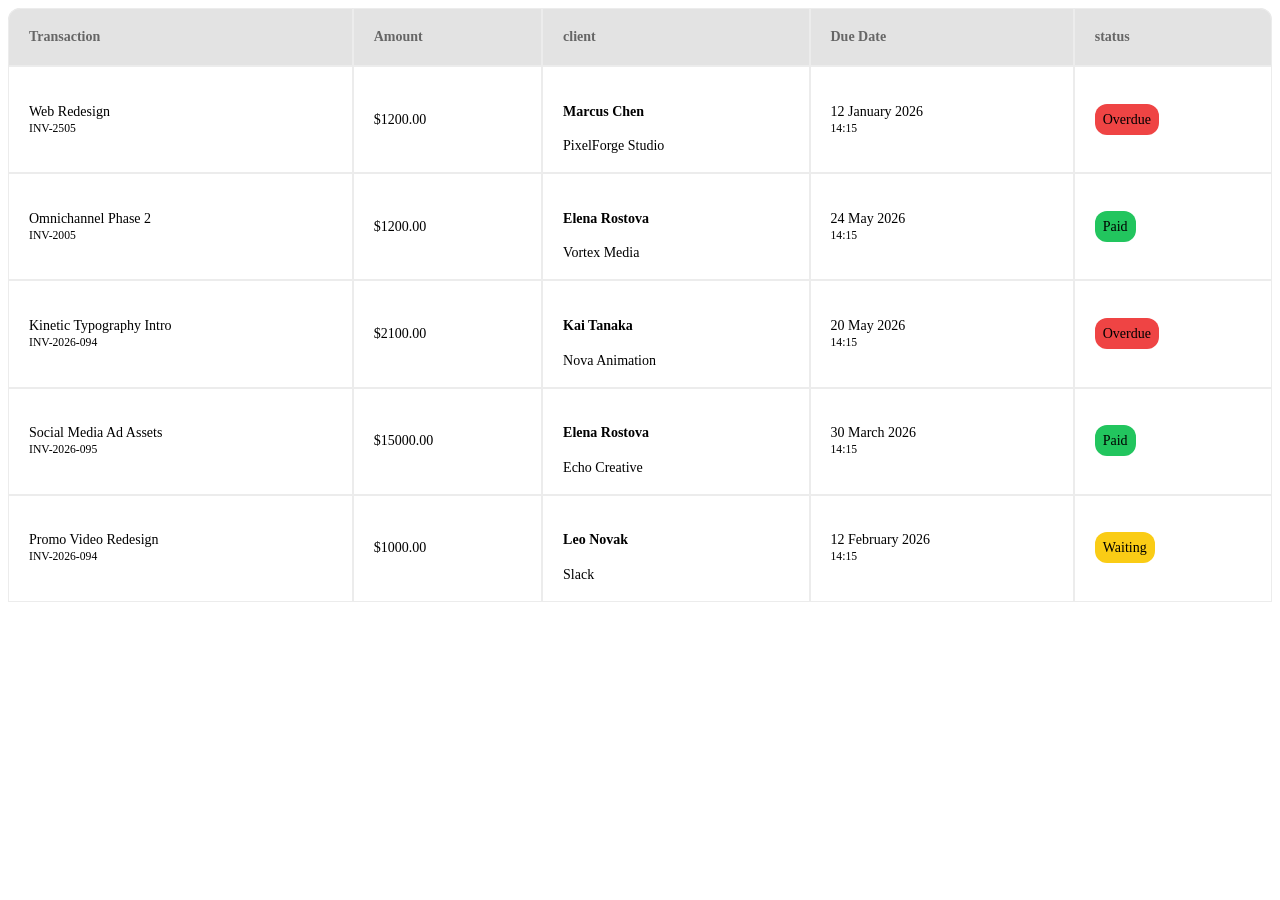
<file: index.html>
<!DOCTYPE html>
<html lang="en">
    <head>
        <meta charset="UTF-8">
        <title>Table practice</title>
        <style>
            table{
                width: 100%;
                border-collapse: separate;
                border-spacing: 0;
                overflow: hidden;
            }
            thead{
                background: #e3e3e3;
            }
            th{
                text-align: left;
                padding: 20px;
                color: #666;
                font-size: 14px;
                font-weight: 600;
                border: 1px solid #ececec;
            }
            td{
                padding: 18px 20px;
                font-size: 14px;
                border: 1px solid #ececec
            }
            thead tr th:first-child{
                border-top-left-radius: 12px;
            }
            thead tr th:last-child{
                border-top-right-radius: 12px;
            }
            .red-bar{background-color: #ef4444;}
            .green-bar{background-color: #22c55e;}
            .yellow-bar{background-color: #facc15;}
            .red-bar,
            .green-bar,
            .yellow-bar{
                padding: 8px;
                border-radius: 12px;
            }
        </style>
    </head>
    <body>
            <table>
                <thead>
                    <tr>
                        <th>Transaction</th>
                        <th>Amount</th>
                        <th>client</th>
                        <th>Due Date</th>
                        <th>status</th>
                    </tr>
                </thead>
                <tbody>
                    <tr>
                        <td>
                            <div>Web Redesign</div>
                            <small>INV-2505</small>
                        </td>
                        <td>$1200.00</td>
                        <td>
                            <h4>Marcus Chen</h4>
                            <span>PixelForge Studio</span>
                        </td>
                        <td>
                            <div>12 January 2026</div>
                            <small>14:15</small>
                        </td>
                        <td>
                            <span class="red-bar">Overdue</span>
                        </td>
                    </tr>
                    <tr>
                        <td>
                            <div>Omnichannel Phase 2</div>
                            <small>INV-2005</small>
                        </td>
                        <td>$1200.00</td>
                        <td>
                            <h4>Elena Rostova</h4>
                            <span>Vortex Media</span>
                        </td>
                        <td>
                            <div>24 May 2026</div>
                            <small>14:15</small>
                        </td>
                        <td>
                            <span class="green-bar">Paid</span>
                        </td>
                    </tr>
                    <tr>
                        <td>
                            <div>Kinetic Typography Intro</div>
                            <small>INV-2026-094</small>
                        </td>
                        <td>$2100.00</td>
                        <td>
                            <h4>Kai Tanaka</h4>
                            <span>Nova Animation</span>
                        </td>
                        <td>
                            <div>20 May 2026</div>
                            <small>14:15</small>
                        </td>
                        <td>
                            <span class="red-bar">Overdue</span>
                        </td>
                    </tr>
                    <tr>
                        <td>
                         <div>Social Media Ad Assets</div>
                         <small>INV-2026-095</small>
                        </td>
                        <td>$15000.00</td>
                        <td>
                            <h4>Elena Rostova</h4>
                            <span>Echo Creative</span>
                        </td>
                        <td>
                            <div>30 March 2026</div>
                            <small>14:15</small>
                        </td>
                        <td>
                            <span class="green-bar">Paid</span>
                        </td>
                    </tr>
                    <tr>
                        <td>
                            <div>Promo Video Redesign</div>
                            <small>INV-2026-094</small>
                        </td>
                        <td>$1000.00</td>
                        <td>
                            <h4>Leo Novak</h4>
                            <span>Slack</span>
                        </td>
                        <td>
                            <div>12 February 2026</div>
                            <small>14:15</small>
                        </td>
                        <td>
                            <span class="yellow-bar">Waiting</span>
                        </td>
                    </tr>
                </tbody>
            </table>
    </body>
</html>
</file>
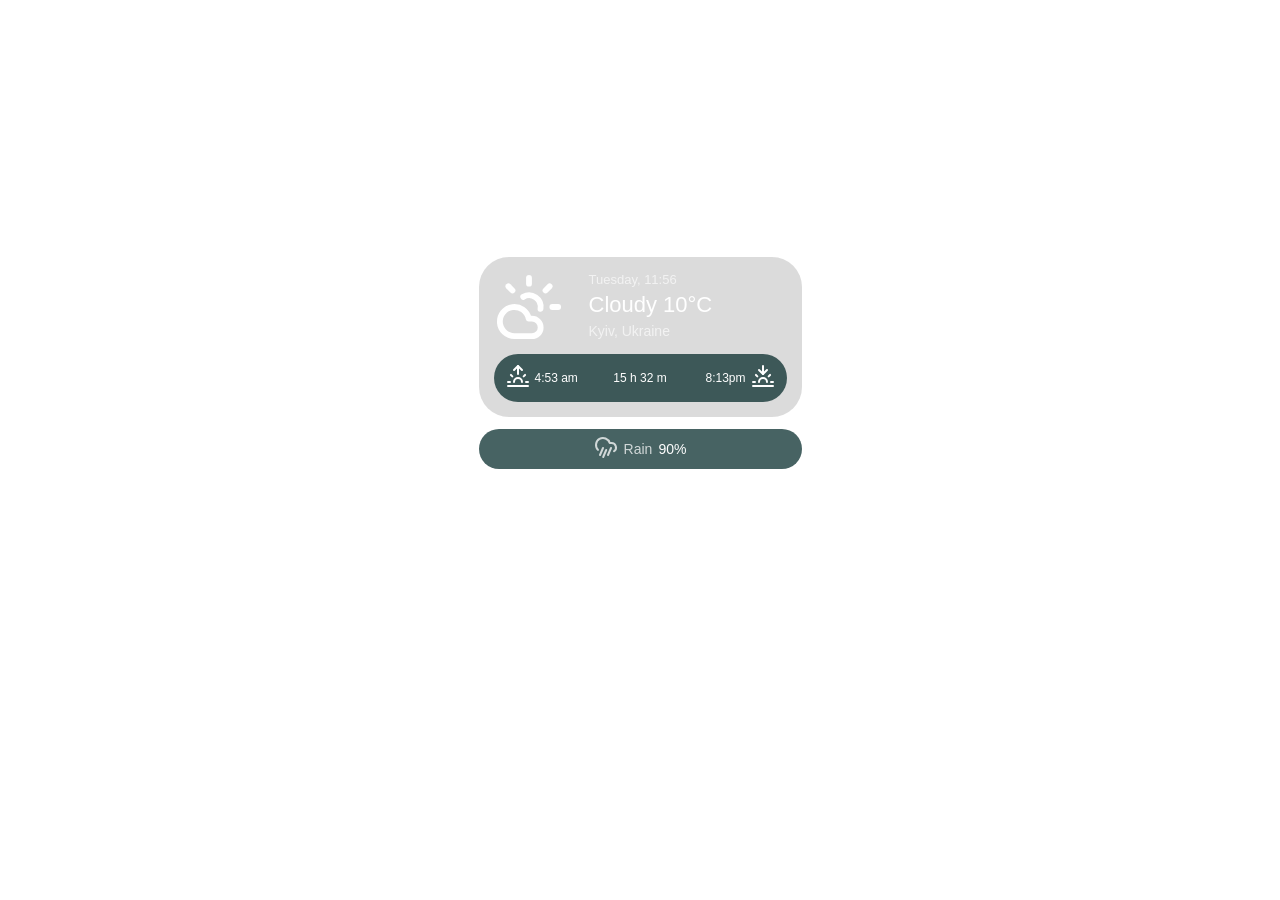
<file: grid1/index.html>
<!DOCTYPE html>
<html>
    <head lang="en">
        <meta charset="UTF-8">
        <style>
            * {
                margin: 0;
                padding: 0;
                box-sizing: border-box;
            }
            body {
                font-family: Arial, sans-serif;
                background: url('https://images.pexels.com/photos/8953377/pexels-photo-8953377.jpeg');
                background-repeat: no-repeat;
                background-size: cover;
                background-position: center;
                min-height: 100vh;
                display: flex;
                justify-content: center;
                align-items: center;
            }
            .weather {
                width: 355px;
                padding: 15px;
                background: rgb(255 255 255 / 10%);
                backdrop-filter: blur(10px) saturate(1.1);
                border-radius: 50px;
                border: 1px solid rgb(255 255 255 / 30%);
                color: white;
            }
            .upper {
                background: rgba(135, 135, 135, 30%);
                border-radius: 30px;
                backdrop-filter: blur(10px) saturate(1.1);
                padding: 15px;
            }
            .weather-current {
                display: flex;
                gap: 25px;
            }
            .mid-text {
                display: inline-flex;
                flex-direction: column;
                gap: 5px;
            }
            .mid-text div:first-child {
                font-size: 13px;
                color: rgba(255, 255, 255, 65%);
            }
            .mid-text div:nth-child(2) {
                font-size: 22px;
                font-weight: 500;
                color: white;
            }
            .mid-text div:last-child {
                font-size: 14px;
                color: rgba(255, 255, 255, 65%);
            }
            .time-bar {
                grid-column: 1 / 3;
                width: 100%;
                height: 48px;
                border-radius: 25px;
                background: rgba(0, 38, 38, 72%);
                display: grid;
                grid-template-columns: 1fr auto 1fr;
                align-items: center;
                padding: 0 12px;
                font-size: 12px;
                color: white;
                margin-top: 8px;
            }
            .time-bar > div {
                display: flex;
                align-items: center;
                gap: 5px;
            }
            .time-bar > div:last-child {
                justify-content: flex-end;
            }
            .rain {
                height: 40px;
                margin-top: 12px;
                border-radius: 22px;
                background: rgba(0, 40, 40, 72%);
                display: flex;
                justify-content: center;
                align-items: center;
                gap: 6px;
                font-size: 14px;
                color: rgba(255, 255, 255, 75%);
            }
            .rain span:last-child {
                color: white;
            }
            .humidity {
                height: 45px;
                display: flex;
                justify-content: space-between;
                align-items: center;
                padding: 0 2px;
                font-size: 16px;
                color: rgba(255, 255, 255, 65%);
            }
            .humidity > div > span:last-child {
                color: white;
            }
            .weather-hourly {
                display: grid;
                grid-template-columns: repeat(7, 1fr);
                gap: 5px;
                margin-top: 2px;
            }
            .weather-hourly > div {
                height: 128px;
                border-radius: 20px;
                background: rgba(255, 255, 255, 10%);
                border: 1px solid rgba(255, 255, 255, 05%);
                display: flex;
                flex-direction: column;
                justify-content: flex-start;
                align-items: center;
                padding: 10px 2px;
                gap: 9px;
                font-size: 12px;
            }
            .weather-hourly > div > span:first-child {
                font-size: 12px;
                color: rgba(255, 255, 255, 75%);
            }
            .weather-hourly > div > span:nth-child(3) {
                font-size: 14px;
                color: white;
            }
            .weather-hourly > div > span:last-child {
                font-size: 12px;
                color: rgba(255, 255, 255, 55%);
            }
        </style>
    </head>
    <body>
        <div class="weather">
            <div class="upper">
                <div class="weather-current">
                    <div><span><svg xmlns="http://www.w3.org/2000/svg" width="70" height="70" viewBox="0 0 24 24" fill="none" stroke="currentColor" stroke-width="2" stroke-linecap="round" stroke-linejoin="round" class="lucide lucide-cloud-sun-icon lucide-cloud-sun"><path d="M12 2v2"/><path d="m4.93 4.93 1.41 1.41"/><path d="M20 12h2"/><path d="m19.07 4.93-1.41 1.41"/><path d="M15.947 12.65a4 4 0 0 0-5.925-4.128"/><path d="M13 22H7a5 5 0 1 1 4.9-6H13a3 3 0 0 1 0 6Z"/></svg></span></div>
                    <div class="mid-text">
                        <div>Tuesday, 11:56</div>
                        <div>Cloudy 10°C</div>
                        <div>Kyiv, Ukraine</div>
                    </div>
                </div>
                <div class="time-bar">
                    <div>
                        <span><svg xmlns="http://www.w3.org/2000/svg" width="24" height="24" viewBox="0 0 24 24" fill="none" stroke="currentColor" stroke-width="2" stroke-linecap="round" stroke-linejoin="round" class="lucide lucide-sunrise-icon lucide-sunrise"><path d="M12 2v8"/><path d="m4.93 10.93 1.41 1.41"/><path d="M2 18h2"/><path d="M20 18h2"/><path d="m19.07 10.93-1.41 1.41"/><path d="M22 22H2"/><path d="m8 6 4-4 4 4"/><path d="M16 18a4 4 0 0 0-8 0"/></svg></span>
                        <span>4:53 am</span>
                    </div>
                    <div>15 h 32 m</div>
                    <div>
                        <span>8:13pm</span>
                        <span><svg xmlns="http://www.w3.org/2000/svg" width="24" height="24" viewBox="0 0 24 24" fill="none" stroke="currentColor" stroke-width="2" stroke-linecap="round" stroke-linejoin="round" class="lucide lucide-sunset-icon lucide-sunset"><path d="M12 10V2"/><path d="m4.93 10.93 1.41 1.41"/><path d="M2 18h2"/><path d="M20 18h2"/><path d="m19.07 10.93-1.41 1.41"/><path d="M22 22H2"/><path d="m16 6-4 4-4-4"/><path d="M16 18a4 4 0 0 0-8 0"/></svg></span>
                    </div>
                </div>
            </div>
            <div class="rain">
                <span><svg xmlns="http://www.w3.org/2000/svg" width="24" height="24" viewBox="0 0 24 24" fill="none" stroke="currentColor" stroke-width="2" stroke-linecap="round" stroke-linejoin="round" class="lucide lucide-cloud-rain-wind-icon lucide-cloud-rain-wind"><path d="M4 14.899A7 7 0 1 1 15.71 8h1.79a4.5 4.5 0 0 1 2.5 8.242"/><path d="m9.2 22 3-7"/><path d="m9 13-3 7"/><path d="m17 13-3 7"/></svg></span>
                <span>Rain</span>
                <span>90%</span>
            </div>
            <div class="humidity">
                <div>
                    <span>Humidity</span>
                    <span>73%</span>
                </div>
                <div>
                    <span>Wind:</span>
                    <span>10km/h</span>
                </div>
            </div>
            <div class="weather-hourly">
                <div>
                    <span>Today</span>
                    <span><svg xmlns="http://www.w3.org/2000/svg" width="24" height="24" viewBox="0 0 24 24" fill="none" stroke="currentColor" stroke-width="2" stroke-linecap="round" stroke-linejoin="round" class="lucide lucide-cloudy-icon lucide-cloudy"><path d="M17.5 12a1 1 0 1 1 0 9H9.006a7 7 0 1 1 6.702-9z"/><path d="M21.832 9A3 3 0 0 0 19 7h-2.207a5.5 5.5 0 0 0-10.72.61"/></svg></span>
                    <span>10°</span>
                    <span>1°</span>
                </div>
                <div>
                    <span>wed</span>
                    <span><svg xmlns="http://www.w3.org/2000/svg" width="24" height="24" viewBox="0 0 24 24" fill="none" stroke="currentColor" stroke-width="2" stroke-linecap="round" stroke-linejoin="round" class="lucide lucide-cloud-sun-icon lucide-cloud-sun"><path d="M12 2v2"/><path d="m4.93 4.93 1.41 1.41"/><path d="M20 12h2"/><path d="m19.07 4.93-1.41 1.41"/><path d="M15.947 12.65a4 4 0 0 0-5.925-4.128"/><path d="M13 22H7a5 5 0 1 1 4.9-6H13a3 3 0 0 1 0 6Z"/></svg></span>
                    <span>10°</span>
                    <span>1°</span>
                </div>
                <div>
                    <span>Thu</span>
                    <span><svg xmlns="http://www.w3.org/2000/svg" width="24" height="24" viewBox="0 0 24 24" fill="none" stroke="currentColor" stroke-width="2" stroke-linecap="round" stroke-linejoin="round" class="lucide lucide-cloud-lightning-icon lucide-cloud-lightning"><path d="M6 16.326A7 7 0 1 1 15.71 8h1.79a4.5 4.5 0 0 1 .5 8.973"/><path d="m13 12-3 5h4l-3 5"/></svg></span>
                    <span>10°</span>
                    <span>1°</span>
                </div>
                <div>
                    <span>Fri</span>
                    <span><svg xmlns="http://www.w3.org/2000/svg" width="24" height="24" viewBox="0 0 24 24" fill="none" stroke="currentColor" stroke-width="2" stroke-linecap="round" stroke-linejoin="round" class="lucide lucide-sun-icon lucide-sun"><circle cx="12" cy="12" r="4"/><path d="M12 2v2"/><path d="M12 20v2"/><path d="m4.93 4.93 1.41 1.41"/><path d="m17.66 17.66 1.41 1.41"/><path d="M2 12h2"/><path d="M20 12h2"/><path d="m6.34 17.66-1.41 1.41"/><path d="m19.07 4.93-1.41 1.41"/></svg></span>
                    <span>10°</span>
                    <span>1°</span>
                </div>
                <div>
                    <span>Sat</span>
                    <span><svg xmlns="http://www.w3.org/2000/svg" width="24" height="24" viewBox="0 0 24 24" fill="none" stroke="currentColor" stroke-width="2" stroke-linecap="round" stroke-linejoin="round" class="lucide lucide-cloudy-icon lucide-cloudy"><path d="M17.5 12a1 1 0 1 1 0 9H9.006a7 7 0 1 1 6.702-9z"/><path d="M21.832 9A3 3 0 0 0 19 7h-2.207a5.5 5.5 0 0 0-10.72.61"/></svg></span>
                    <span>10°</span>
                    <span>1°</span>
                </div>
                <div>
                    <span>Sun</span>
                    <span><svg xmlns="http://www.w3.org/2000/svg" width="24" height="24" viewBox="0 0 24 24" fill="none" stroke="currentColor" stroke-width="2" stroke-linecap="round" stroke-linejoin="round" class="lucide lucide-cloud-rain-wind-icon lucide-cloud-rain-wind"><path d="M4 14.899A7 7 0 1 1 15.71 8h1.79a4.5 4.5 0 0 1 2.5 8.242"/><path d="m9.2 22 3-7"/><path d="m9 13-3 7"/><path d="m17 13-3 7"/></svg></span>
                    <span>10°</span>
                    <span>1°</span>
                </div>
                <div>
                    <span>mon</span>
                    <span><svg xmlns="http://www.w3.org/2000/svg" width="24" height="24" viewBox="0 0 24 24" fill="none" stroke="currentColor" stroke-width="2" stroke-linecap="round" stroke-linejoin="round" class="lucide lucide-cloud-sun-icon lucide-cloud-sun"><path d="M12 2v2"/><path d="m4.93 4.93 1.41 1.41"/><path d="M20 12h2"/><path d="m19.07 4.93-1.41 1.41"/><path d="M15.947 12.65a4 4 0 0 0-5.925-4.128"/><path d="M13 22H7a5 5 0 1 1 4.9-6H13a3 3 0 0 1 0 6Z"/></svg></span>
                    <span>10°</span>
                    <span>1°</span>
                </div>    
            </div>
        </div>
    </body>
</html>
</file>
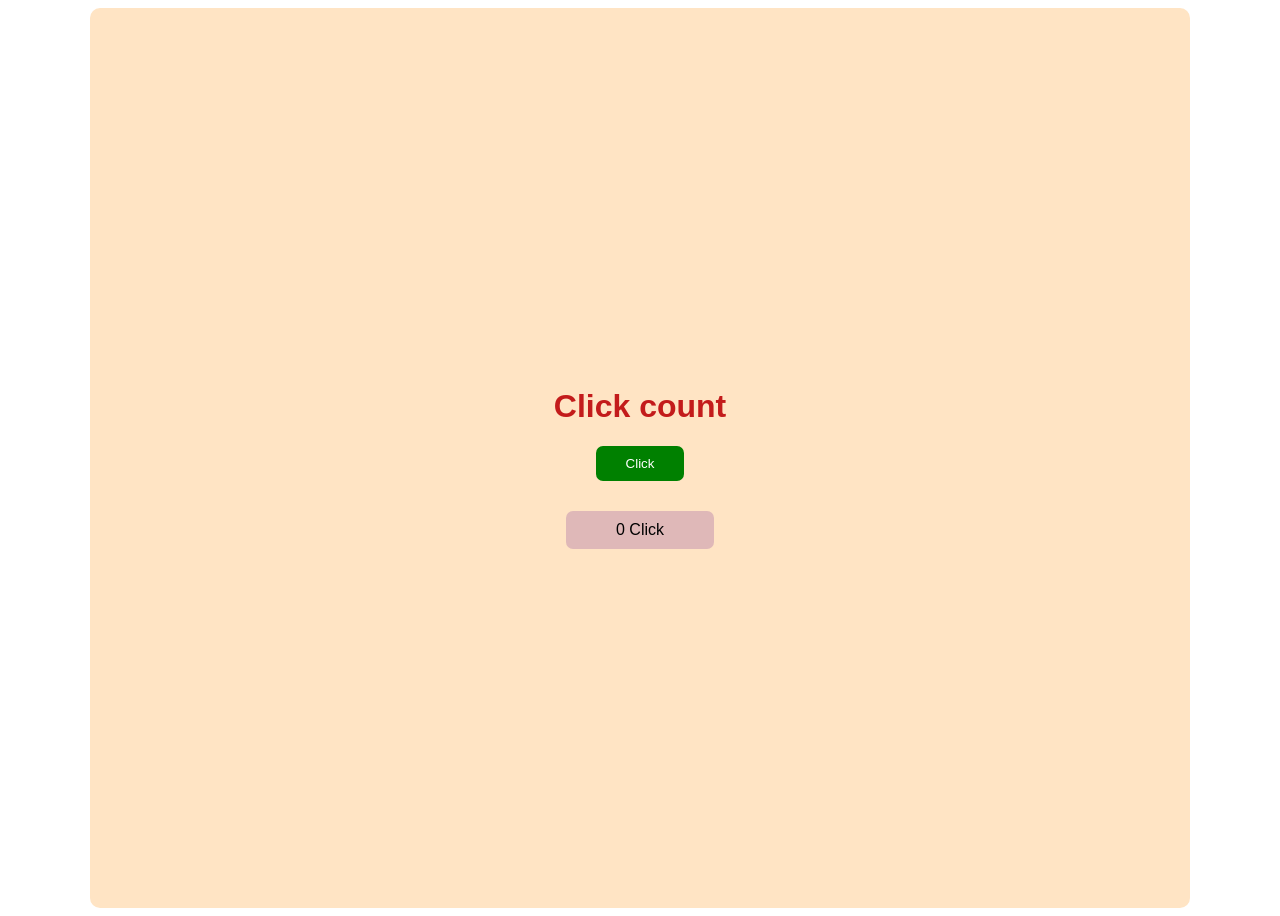
<file: js/index.html>
<!DOCTYPE html>
<html lang="en">
    <head>
        <meta charset="UTF-8">
        <style>
            body {
                font-family: Arial, sans-serif;
                display: flex;
                align-items: center;
                justify-content: center;
            }
            .container {
                height: 100vh;
                width: 1100px;
                background-color: bisque;
                border-radius: 10px;
                display: flex;
                flex-direction: column;
                align-items: center;
                justify-content: center;
            }
            h1 {
                color: #c31b1b;
                font-weight: 600;
            }
            button {
                color: white;
                background-color: green;
                padding: 10px 30px;
                border: none;
                border-radius: 7px;
                margin-bottom: 30px;
            }
            .counter {
                padding: 10px 50px;
                background-color: rgb(223, 184, 184);
                border-radius: 7px;
            }
        </style>
    </head>
    <body>
        <div class="container">
            <h1>Click count</h1>
            <button id="press">
                Click
            </button>
            <div class="counter" id="result">
                0 Click
            </div>
        </div>
        <script>
            var punch = document.getElementById('press');
            var res =document.getElementById('result');
            var count = 0;
            punch.addEventListener('click', function(e) {
                count++;
                res.innerText = count + ' times click'
            });
        </script>
    </body>
</html>
</file>
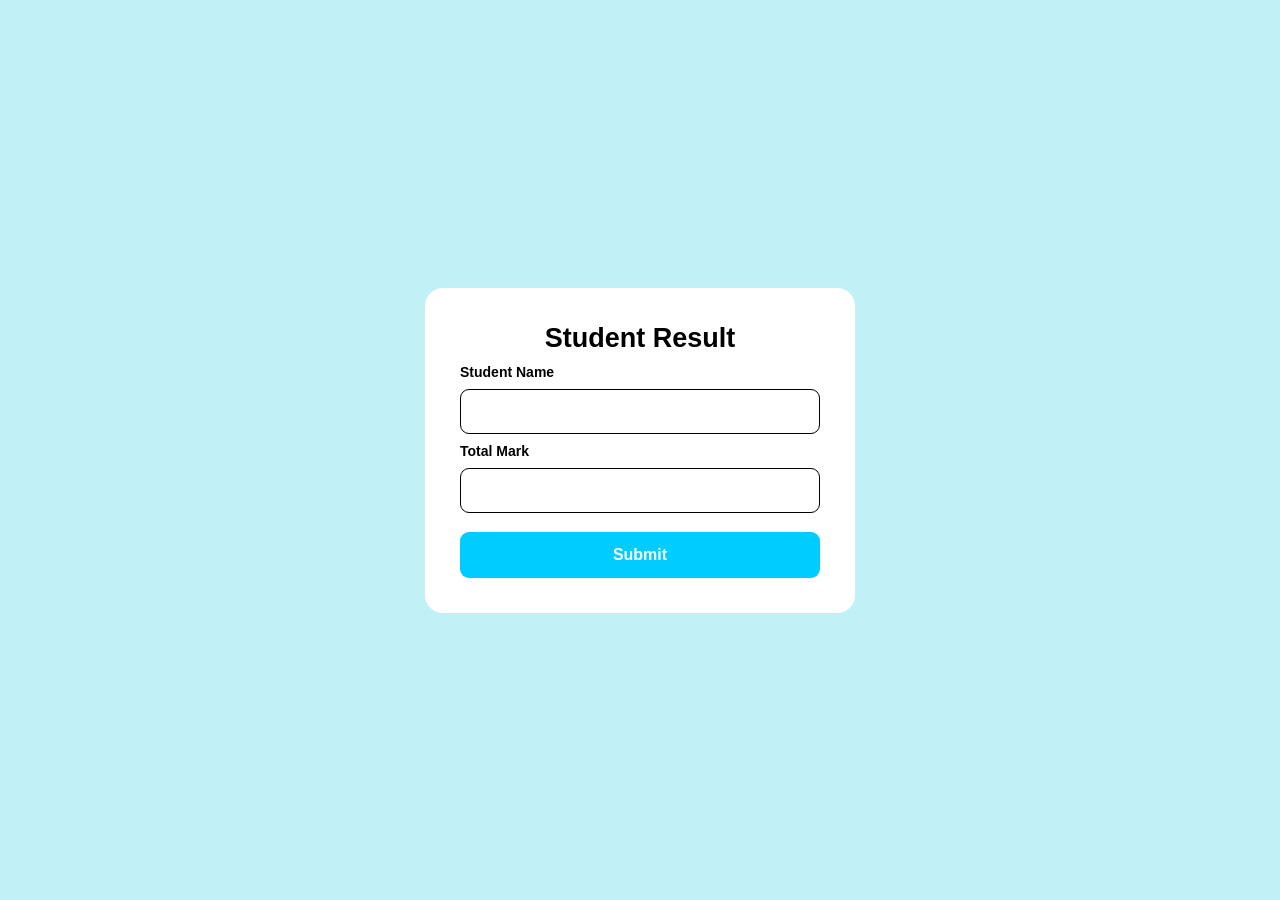
<file: js1/index.html>
<!doctype html>
<html lang="en">
  <head>
    <meta charset="UTF-8" />
    <style>
      * {
        margin: 0;
        padding: 0;
        box-sizing: border-box;
      }

      body {
        font-family: Arial, sans-serif;
        min-height: 100vh;
        display: flex;
        justify-content: center;
        align-items: center;
        background: rgb(193, 240, 247);
        flex-direction: column;
      }

      .full-container {
        width: 430px;
        padding: 35px;
        background: #fff;
        border-radius: 18px;
      }

      .heading h1 {
        font-size: 27px;
        margin-bottom: 10px;
        text-align: center;
      }

      #student {
        display: flex;
      }

      #mark {
        display: flex;
      }

      label {
        display: block;
        margin-bottom: 9px;
        font-size: 14px;
        font-weight: 600;
      }

      input {
        width: 100%;
        padding: 13px 14px;
        border: 1px solid #000000;
        border-radius: 9px;
        font-size: 15px;
        margin-bottom: 9px;
      }

      #submit_btn {
        width: 100%;
        padding: 14px;
        border: none;
        border-radius: 9px;
        background: rgb(0, 204, 255);
        color: white;
        font-size: 16px;
        font-weight: bold;
        margin-top: 10px;
      }

      #result div,
      #form-error div {
        width: 100%;
        padding: 14px;
        margin-top: 20px;
        border-radius: 9px;
        color: #fff;
        font-size: 16px;
      }

      .green {
        background: green;
      }

      .red {
        background: red;
      }

      .yellow {
        background: yellow;
      }

      .blue {
        background: rgb(20, 155, 218);
      }

      .lime {
        background: rgb(181, 224, 117);
      }

      .orange {
        background: orange;
      }

      #result-table {
        margin-top: 30px;
        min-width: 560px;
        display: none;
      }

      table {
        font-family: Arial, Helvetica, sans-serif;
        border-collapse: collapse;
        width: 100%;
      }

      td,
      th {
        border: 1px solid #ddd;
        padding: 8px;
      }

      tr:nth-child(even) {
        background-color: #f2f2f2;
      }

      tr:hover {
        background-color: #ddd;
      }

      th {
        padding-top: 12px;
        padding-bottom: 12px;
        text-align: left;
        background-color: #04aa6d;
        color: white;
      }

      .delete {
        border: 0;
        background: white;
        color: #000;
        padding: 5px 10px;
        cursor: pointer;
      }

      .delete:hover {
        background: red;
        color: white;
        transition: 0.3s ease-in-out;
      }
    </style>
  </head>
  <body>
    <div class="full-container">
      <div class="heading">
        <h1>Student Result</h1>
      </div>
      <form action="/action_page.php">
        <div>
          <label for="student">Student Name</label>
          <input id="student" type="text" name="student_name" />
        </div>
        <div>
          <label for="mark">Total Mark</label>
          <input id="mark" type="number" name="total_mark" min="0" max="100" />
        </div>
        <div id="form-error"></div>
      </form>
      <button id="submit_btn">Submit</button>
      <div id="result"></div>
    </div>
    <div id="result-table">
      <table>
        <thead>
          <tr>
            <th>Student</th>
            <th>Number</th>
            <th>Grade</th>
            <th>Action</th>
          </tr>
        </thead>
        <tbody id="list"></tbody>
      </table>
    </div>
    <script>
      let chatro = document.getElementById("student");
      let koto_number = document.getElementById("mark");
      let submit_btn = document.getElementById("submit_btn");
      const pass_mark = 33;
      const d_mark = 39;
      const c_mark = 49;
      const b_mark = 59;
      const a_minus_mark = 69;
      const a_mark = 79;
      const a_plus_mark = 80;
      let list = [];
      var form_error = document.getElementById("form-error");
      mark.addEventListener("keyup", function (e) {
        let mark = koto_number.value;
        if (mark > 100) {
          r_tamplate("Number can't exceed 100", "red", form_error);
          document.getElementById("submit_btn").disabled = true;
        } else {
          document.getElementById("submit_btn").disabled = false;
          form_error.innerHTML = "";
        }
      });
      submit_btn.addEventListener("click", function (e) {
        e.preventDefault();
        let naam = chatro.value;
        let mark = koto_number.value;
        let grade = "";
        let result = document.getElementById("result");
        if (mark > 100) {
          r_tamplate("Number can't exceed 100", "red", form_error);
          return;
        } else if (mark >= a_plus_mark) {
          r_tamplate(naam + " Grade- A+", "green", result);
          grade = "A+";
        } else if (mark >= a_mark) {
          r_tamplate(naam + " Grade- A", "lime", result);
          grade = "A";
        } else if (mark >= a_minus_mark) {
          r_tamplate(naam + " Grade- A-", "blue", result);
          grade = "A-";
        } else if (mark >= b_mark) {
          r_tamplate(naam + " Grade- B", "blue", result);
          grade = "B";
        } else if (mark >= c_mark) {
          r_tamplate(naam + " Grade- C", "orange", result);
          grade = "C";
        } else if (mark >= d_mark) {
          r_tamplate(naam + " Grade- D", "lime", result);
          grade = "D";
        } else if (mark >= pass_mark) {
          r_tamplate(naam + " konomote pass", "yellow", result);
          grade = "E";
        } else {
          r_tamplate(naam + " Innanillah", "red", result);
          grade = "F";
        }
        let res_table = document.getElementById("result-table");
        res_table.style.display = "block";
        if (
          !list.some((l) => (l[0] === naam && l[1] === mark) || l[2] === grade)
        ) {
          list.push([naam, mark, grade]);
        }
        document.getElementById("list").innerHTML = "";
        listGen(list);
      });

      function r_tamplate(text, css_class, html_target) {
        let html = `
                
						<div class="${css_class}">${text}</div>
                `;
        html_target.innerHTML = html;
      }

      function l_tamplate(name, mark, grade, index) {
        let html = `
                
						<tr>
							<td>${name}</td>
							<td>${mark}</td>
							<td>${grade}</td>
							<td>
								<button class="delete" data-index="${index}">Delete</button>
							</td>
						</tr>
                `;
        document.getElementById("list").innerHTML += html;
      }
      document.getElementById("list").addEventListener("click", function (e) {
        if (e.target.classList.contains("delete")) {
          let delItem = e.target.dataset.index;
          list.splice(delItem, 1);
          document.getElementById("list").innerHTML = "";
          listGen(list);
        }
      });

      function listGen(list) {
        list.forEach((l, index) => {
          l_tamplate(l[0], l[1], l[2], index);
        });
      }
    </script>
  </body>
</html>
</file>
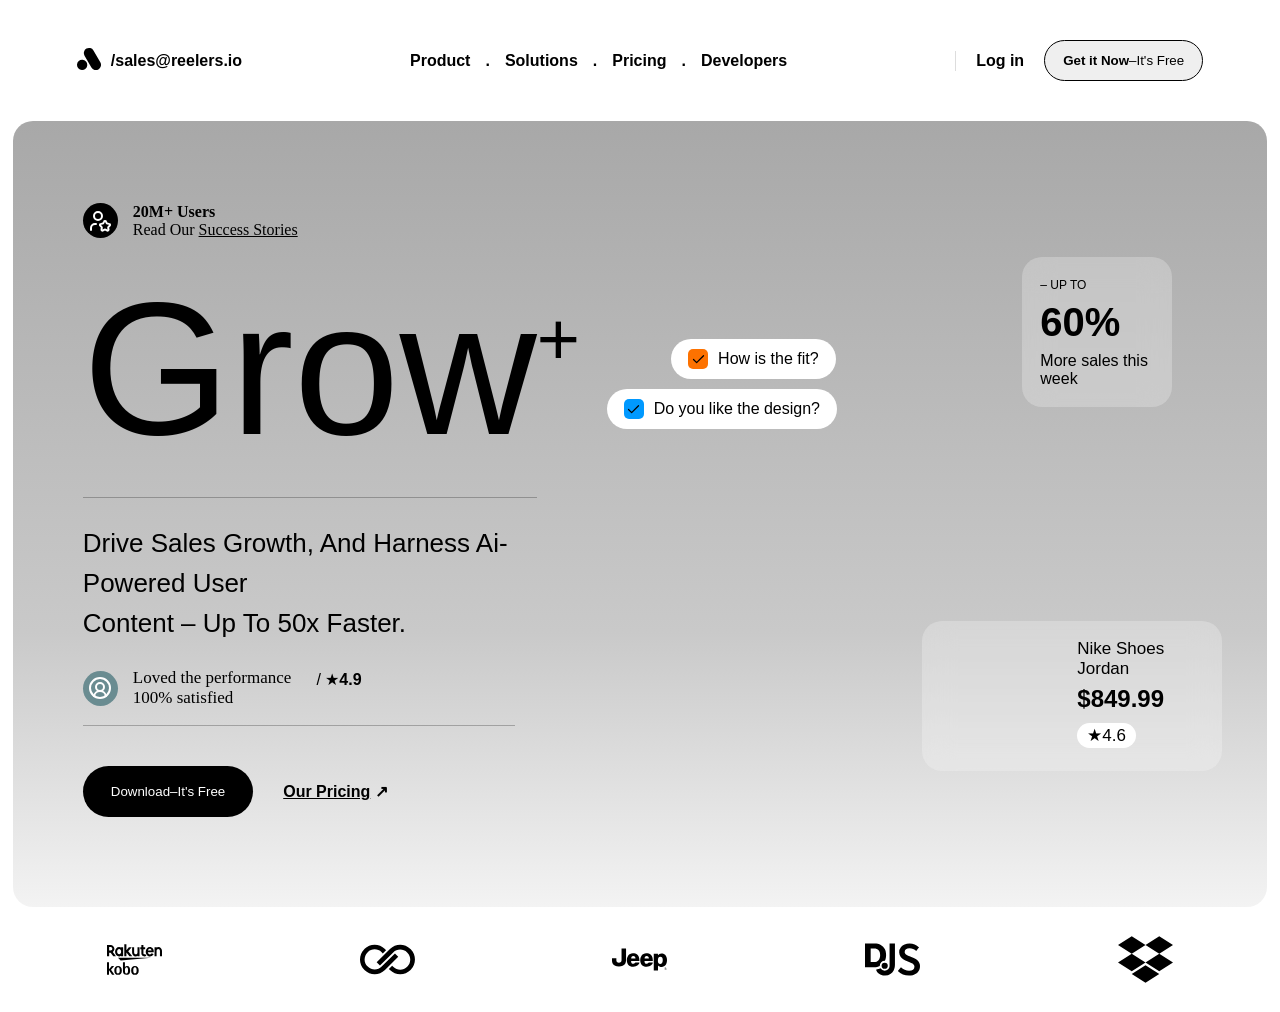
<file: lp1/index.html>
<!DOCTYPE html>
<html lang="en">
    <head>
        <meta charset="UTF-8">
        <style>
            * {
                margin: 0;
                padding: 0;
                box-sizing: border-box;
            }
            body {
                font-family: Arial, sans-serif;
                background: #fff;
            }
            .fullpage {
                min-height: 100vh;
                width: 100%;
            }
            .navbar {
                display: flex;
                align-items: center;
                justify-content: space-between;
                padding: 40px 6%;
            }
            .logo svg{
                height: 24px;
                width: 24px;
            }
            .logo {
                display: flex;
                align-items: center;
                gap: 10px;
                font-weight: 600;
            }
            .links {
                font-weight: 600;
                display: flex;
                gap: 15px;
            }
            .links a {
                text-decoration: none;
                color: black;
                display: inline-block;
                transition: .1s;
            }
            .links a:hover {
                color:rgb(47, 224, 255);
                transform: scale(1.1);
                text-decoration: underline;
            }
            .nav-right {
                display: flex;
                align-items: center;
                gap: 20px;
            }
            .line {
                height: 20px;
                width: 1px;
                border-left:1px solid #ddd;
            }
            .login {
                font-weight: 600;
            }
            .btn {
                padding: 12px 18px;
                border-radius: 21px;
                border: 1px solid black;
            }
            .btn > span:nth-child(1) {
                font-weight: 600;
            }
            .mid-box {
                background: linear-gradient( to bottom, #a8a8a8, #c9c9c9 65%, #f3f3f3 );
                margin-left: 1%;
                margin-right: 1%;
                display: flex;
                border-radius: 20px;
            }
            .left-side {
                width: 40%;
                padding: 82px 0 50px 70px;
            }
            .users {
                display: flex;
                gap: 15px;
                margin-bottom: 20px;
            }
            .users-logo {
                height: 35px;
                width: 35px;
                color: white;
                background-color: black;
                border-radius: 50%;
                display: flex;
                justify-content: center;
                align-items: center;
            }
            .users-text {
                font-family: 'Inter', serif;
            }
            .title {
                font-size: 190px;
                font-weight: 500;
                padding-bottom: 20px;
                border-bottom: 1px solid rgba(0, 0, 0, 25%);
            }
            .plus {
                font-size: 74px;
                font-weight: 100;
                margin-bottom: 79px;
            }
            .grow {
                display: flex;
                align-items: center;
            }
            .description {
                font-size: 26px;
                padding: 25px 0;
                line-height: 40px;
            }
            .reviews {
                display: flex;
                align-items: center;
                gap: 15px;
                padding-bottom: 17px;
                border-bottom: 1px solid rgba(0, 0, 0, 25%);
            }
            .review-stars {
                height: 36px;
                margin-left: 10px;
            }
            .review-person svg {
                color: white;
            }
            .review-person {
                background-color: rgb(106, 140, 145);
                height: 35px;
                width: 35px;
                display: flex;
                align-items: center;
                justify-content: center;
                border-radius: 50%;
            }
            .review-text {
                font-family: 'Inter', serif;
                font-size: 17px;
            }
            .buttons {
                display: flex;
                align-items: center;
                gap: 30px;
                padding: 40px 0;
            }
            .download {
                padding: 18px 28px;
                border-radius: 26px;
                background-color: black;
                color: white;
                border: none;
            }
            .pricing {
                font-weight: 600;
            }
            .right-side {
                width: 60%;
                display: flex;
                justify-content: center;
                align-items: center;
            }
            .image-box {
                height: 550px;
                width: 340px;
                background: url(https://images.pexels.com/photos/18506003/pexels-photo-18506003.jpeg);
                background-size: cover;
                background-repeat: no-repeat;
                background-position: center;
                border-radius: 40px;
                display: flex;
                gap: 85px;
            }
            .comments {
                display: flex;
                flex-direction: column;
                gap: 10px;
                margin-top: 100px;
            }
            .how {
                height: 30px;
                width: 165px;
                background-color: white;
                display: flex;
                align-items: center;
                justify-content: center;
                gap: 10px;
                padding: 20px 10px;
                border-radius: 20px;
                margin-left: -50px;
            }
            .how > span:first-child {
                height: 20px;
                width: 20px;
                background-color: rgb(253, 114, 0);
                border-radius: 5px;
                display: flex;
                align-items: center;
                justify-content: center;
            }
            .do {
                height: 30px;
                width: 230px;
                background-color: white;
                display: flex;
                justify-content: center;
                align-items: center;
                gap: 10px;
                padding: 20px 10px;
                border-radius: 20px;
                margin-left: -114px;
            }
            .do > span:first-child {
                height: 20px;
                width: 20px;
                background-color: rgb(0, 153, 255);
                border-radius: 5px;
                display: flex;
                align-items: center;
                justify-content: center;
            }
            .little-box {
                display: flex;
                flex-direction: column;
                justify-content: space-around;
            }
            .first-box {
                height: 150px;
                width: 150px;
                background: rgba(255, 255, 255, 25%);
                backdrop-filter: blur(15px);
                padding: 18px;
                border-radius: 20px;
                margin-left: 100px;
                margin-bottom: 178px;
            }
            .first-box > span:nth-child(1) {
                font-size: 12px;
                margin-bottom: 5px;
            }
            .first-box > span:nth-child(3) {
                font-size: 40px;
                font-weight: 600;
                display: inline-block;
                margin: 7px 0;
            }
            .second-box {
                height: 150px;
                width: 300px;
                background: rgba(255, 255, 255, 25%);
                backdrop-filter: blur(15px);
                padding: 18px;
                border-radius: 20px;
                display: flex;
                gap: 25px;
            }
            .shoe {
                height: 112px;
                width: 112px;
                background: url(https://images.pexels.com/photos/13236691/pexels-photo-13236691.jpeg);
                background-size: cover;
                background-position: center;
                border-radius: 10px;
            }
            .last-text {
                font-size: 17px;
            }
            .last-text > span:nth-child(3) {
                font-size: 24px;
                font-weight: 600;
                display: inline-block;
                margin-top: 6px;
            }
            .last-text > span:nth-child(5) {
                display: inline-block;
                background-color: #fff;
                padding: 2px 10px;
                border-radius: 15px;
                margin-top: 10px;
            }
            .bottom-part {
                margin: 0 6%;
                height: 105px;
                display: flex;
                align-items: center;
                justify-content: space-between;
            }
            .bottom-part svg {
                width: 115px;
                height: 55px;
            }
            .bottom-part > div {
                display: flex;
                justify-content: center;
                align-items: center;
            }
        </style>
    </head>
    <body>
        <div class="fullpage">
            <header class="navbar">
                <div class="logo">
                    <span><svg role="img" viewBox="0 0 24 24" xmlns="http://www.w3.org/2000/svg"><title>Analogue</title><path d="M5.468 12.804a5.145 5.145 0 10-.644 10.27 5.145 5.145 0 00.644-10.27zm17.841 2.562L16.45 3.484a5.146 5.146 0 00-8.912 5.15l6.86 11.878a5.148 5.148 0 007.031 1.885 5.146 5.146 0 001.881-7.031z"/></svg></span>
                    <span>/sales@reelers.io</span>
                </div>
                <div class="links">
                    <a href="#">Product</a>
                    <span>.</span>
                    <a href="#">Solutions</a>
                    <span>.</span>
                    <a href="#">Pricing</a>
                    <span>.</span>
                    <a href="#">Developers</a>
                </div>
                <div class="nav-right">
                    <span class="line"></span>
                    <span class="login">Log in</span>
                    <button class="btn">
                        <span>Get it Now</span>–<span>It's Free</span>
                    </button>
                </div>
            </header>
            <div class="mid-box">
                <div class="left-side">
                    <div class="users">
                        <div class="users-logo">
                            <svg xmlns="http://www.w3.org/2000/svg" width="24" height="24" viewBox="0 0 24 24" fill="none" stroke="currentColor" stroke-width="2" stroke-linecap="round" stroke-linejoin="round" class="lucide lucide-user-star"><path d="M16.051 12.616a1 1 0 0 1 1.909.024l.737 1.452a1 1 0 0 0 .737.535l1.634.256a1 1 0 0 1 .588 1.806l-1.172 1.168a1 1 0 0 0-.282.866l.259 1.613a1 1 0 0 1-1.541 1.134l-1.465-.75a1 1 0 0 0-.912 0l-1.465.75a1 1 0 0 1-1.539-1.133l.258-1.613a1 1 0 0 0-.282-.866l-1.156-1.153a1 1 0 0 1 .572-1.822l1.633-.256a1 1 0 0 0 .737-.535z"/><path d="M8 15H7a4 4 0 0 0-4 4v2"/><circle cx="10" cy="7" r="4"/></svg>
                        </div>
                        <div class="users-text">
                            <strong>20M+ Users</strong>
                            <br>Read Our
                            <u>Success Stories</u>
                        </div>
                    </div>
                    <div class="grow">
                        <h1 class="title">
                        Grow
                        </h1>
                        <h1 class="plus">+</h1>
                    </div>
                    <p class="description">
                        Drive Sales Growth, And Harness Ai-Powered User<br> Content – Up To 50x Faster.
                    </p>
                    <div class="reviews">
                        <div class="review-person">
                            <svg xmlns="http://www.w3.org/2000/svg" width="24" height="24" viewBox="0 0 24 24" fill="none" stroke="currentColor" stroke-width="2" stroke-linecap="round" stroke-linejoin="round" class="lucide lucide-circle-user-round"><path d="M17.925 20.056a6 6 0 0 0-11.851.001"/><circle cx="12" cy="11" r="4"/><circle cx="12" cy="12" r="10"/></svg>
                        </div>
                        <div class="review-text">
                            Loved the performance<br>100% satisfied
                        </div>
                        <div class="review-stars">
                            /  ★<strong>4.9</strong>
                        </div>
                    </div>
                    <div class="buttons">
                        <button class="download">Download–It's Free</button>
                        <div class="pricing"><u>Our Pricing</u> ↗</div>
                    </div>                   
                </div>
                <div class="right-side">
                    <div class="image-box">
                        <div class="comments">
                            <div class="how">
                                <span>
                                    <svg xmlns="http://www.w3.org/2000/svg" width="15" height="15" viewBox="0 0 24 24" fill="none" stroke="currentColor" stroke-width="2" stroke-linecap="round" stroke-linejoin="round" class="lucide lucide-check"><path d="M20 6 9 17l-5-5"/></svg>
                                </span>
                                <span>How is the fit?</span>
                            </div>
                            <div class="do">
                                <span>
                                    <svg xmlns="http://www.w3.org/2000/svg" width="15" height="15" viewBox="0 0 24 24" fill="none" stroke="currentColor" stroke-width="2" stroke-linecap="round" stroke-linejoin="round" class="lucide lucide-check"><path d="M20 6 9 17l-5-5"/></svg>
                                </span>
                                <span>Do you like the design?</span>
                            </div>
                        </div>
                        <div class="little-box">
                            <div class="first-box">
                                <span>– UP TO</span><br>
                                <span>60%</span><br>
                                <span>More sales this week</span>
                            </div>
                            <div class="second-box">
                                <div class="shoe"></div>
                                <div class="last-text">
                                    <span>Nike Shoes<br>Jordan</span><br>
                                    <span>$849.99</span><br>
                                    <span>★4.6</span>
                                </div>
                            </div>
                        </div>
                    </div>
                </div>
            </div>
            <div class="bottom-part">
                <div>
                    <svg role="img" viewBox="0 0 24 24" xmlns="http://www.w3.org/2000/svg"><title>Rakuten Kobo</title><path d="M0 13.192h.874v3.115l1.21-1.432h1.047l-1.385 1.619 1.51 2.125H2.21L.889 16.732H.874v1.887H0zm3.177 3.555c0-1.227.575-1.957 1.653-1.957 1.077 0 1.655.73 1.655 1.957s-.575 1.957-1.651 1.957-1.652-.731-1.652-1.957zm1.653 1.341c.627 0 .722-.643.722-1.344 0-.7-.095-1.343-.722-1.343-.628 0-.722.646-.722 1.346s.091 1.341.722 1.341m2.999-2.764h.016a1.09 1.09 0 0 1 .967-.535c.898 0 1.29.763 1.29 1.957 0 1.045-.362 1.957-1.581 1.957-.978 0-1.564-.559-1.564-1.678v-3.83h.872zm.699 2.767c.56 0 .653-.73.653-1.344 0-.676-.07-1.398-.653-1.398-.527 0-.699.771-.699 1.398 0 .935.14 1.344.699 1.344m2.011-1.344c0-1.227.573-1.957 1.65-1.957 1.078 0 1.653.731 1.653 1.957s-.575 1.957-1.653 1.957c-1.077 0-1.65-.73-1.65-1.957m1.655 1.341c.629 0 .724-.643.724-1.344 0-.7-.095-1.343-.724-1.343s-.723.643-.723 1.343c0 .701.094 1.344.723 1.344m7.126-6.807L5.956 12.439 4.8 11.281zM6.141 6.604h.903v3.935h-.903v-.17c-.245.174-.538.27-.839.272-1.018 0-1.791-.928-1.791-2.067s.773-2.068 1.791-2.068c.301.003.594.098.839.273zm-.839 3.088c.502 0 .857-.493.857-1.118s-.355-1.118-.857-1.118-.868.494-.868 1.118c0 .623.366 1.118.868 1.118m8.006-3.088h.894v3.935h-.894v-.14a1.37 1.37 0 0 1-.759.242c-.951 0-1.599-.773-1.599-1.723V6.604h.893v2.314c0 .434.297.801.732.801s.733-.367.733-.801zm8.332 3.935h-.897V6.61h.897v.14c.224-.155.489-.239.761-.244.95 0 1.599.773 1.599 1.723v2.31h-.893v-2.31c0-.434-.298-.8-.733-.8-.434 0-.734.366-.734.8zm-20.705 0H.013V5.627H1.55c.927.006 1.686.77 1.686 1.697 0 .546-.264 1.06-.707 1.378l1.384 1.837H2.741L1.592 9.017H.935zm0-3.982v1.525h.642a.767.767 0 0 0 .764-.763.77.77 0 0 0-.764-.763l-.032.001zm15.679 3.054v.003l.588.785a1.8 1.8 0 0 1-.875.245 1.353 1.353 0 0 1-1.331-1.346l.002-.059v-1.7h-.473v-.935h.473v-.978h.894v.978h.768v.935h-.765v1.686l-.002.043c0 .234.187.43.422.441a.54.54 0 0 0 .299-.098m-7.352-1.16 1.78 2.092H9.789L8.47 8.925v1.618h-.922V5.296h.922v2.68l1.073-1.372h1.253zm9.416-1.947c1.014 0 1.934.931 1.713 2.345h-2.577c.118.9 1.137 1.358 1.748.457l.79.456c-.508.72-1.113.882-1.584.882-.935 0-1.866-.85-1.866-2.07 0-1.16.742-2.07 1.776-2.07m.782 1.561c-.175-.979-1.423-.923-1.612 0z"/></svg>
                </div>
                <div>
                    <svg role="img" viewBox="0 0 24 24" xmlns="http://www.w3.org/2000/svg"><title>Crayon</title><path d="M1.9485 16.5624C3.1842 17.7981 4.8 18.4159 6.416 18.4159c1.6158 0 3.2317-.6179 4.4673-1.8535l5.798-5.798-1.4257-1.4258-5.798 5.7505c-1.6634 1.6634-4.3723 1.6634-6.0832 0l-.095-.095c-1.6635-1.6634-1.6635-4.3723 0-6.0832l.095-.095c1.6633-1.6635 4.3723-1.6635 6.0832 0l.4752.5227 1.4258-1.4258-.4753-.5227c-2.4713-2.4713-6.5109-2.4713-8.9822 0l-.0475.1425c-2.4713 2.4713-2.4713 6.511 0 8.9823zm20.0556-9.1248c-1.2357-1.2357-2.8515-1.8535-4.4674-1.8535-1.6158 0-3.2317.6179-4.4673 1.8535l-5.798 5.798 1.4257 1.4258 5.798-5.7505c1.6634-1.6634 4.3723-1.6634 6.0832 0l.095.095c1.6634 1.6634 1.6634 4.3723 0 6.0832l-.095.095c-1.6633 1.6635-4.3723 1.6635-6.0832 0l-.4752-.4752-1.4258 1.4258.4753.4752c2.4713 2.4713 6.5109 2.4713 8.9822 0l.095-.095c2.4713-2.4713 2.4713-6.511 0-8.9823-.0475 0-.1425-.095-.1425-.095z"/></svg>
                </div>
                <div>
                    <svg role="img" viewBox="0 0 24 24" xmlns="http://www.w3.org/2000/svg"><title>Jeep</title><path d="M4.1651 7.1687v5.2011c0 .6762-.444 1.0777-1.1628 1.0777-.7185 0-1.0992-.5283-1.0992-1.0992v-.9299H0v.9514c0 .972.296 2.7068 3.0235 2.7068 2.7272 0 3.1082-1.8614 3.1082-2.7488V7.1687Zm4.9177 2.1562c-1.7973 0-2.6003 1.6485-2.6003 3.0657 0 1.4168.9094 2.7912 2.7695 2.7912 1.6285.021 2.707-1.0361 2.707-1.8187h-1.7977s-.2113.5078-.8458.5078c-.6343 0-.9934-.3596-.9934-1.2265h3.6576c0-2.7277-1.3526-3.3195-2.897-3.3195zm5.8471 0c-1.7968 0-2.6007 1.6485-2.6007 3.0657 0 1.4168.9094 2.7912 2.7705 2.7912 1.628.021 2.7067-1.0361 2.7067-1.8187h-1.7978s-.2116.5078-.8454.5078c-.6348 0-.9942-.3596-.9942-1.2265h3.6574c0-2.7277-1.3523-3.3195-2.8965-3.3195zm6.7435.0635c-.9132 0-1.3186.4962-1.3401.522-.1283.1538-.2875.3165-.2875-.0782v-.2959h-1.8193v7.295h1.8398V14.822c0-.148.1478-.126.2543 0 .1063.1277.5711.4443 1.3752.4443C23.155 15.2663 24 13.9978 24 12.264c0-2.2415-1.4162-2.8757-2.3266-2.8756Zm-12.401 1.1203c.6766 0 .972.5073.972 1.0365H8.3843c0-.5718.2327-1.0365.8882-1.0365zm5.8468 0c.6767 0 .9724.5073.9724 1.0365H14.231c0-.5718.2332-1.0365.8883-1.0365zm5.9204.296c.9318 0 1.1.7189 1.1 1.4593 0 .74-.1272 1.7124-1.0141 1.7124-.8884 0-1.1212-.5709-1.1017-1.6486.022-1.0788.4441-1.523 1.0158-1.523zm2.2813 4.5664a.5855.5855 0 0 0-.5856.5857c0 .3233.2617.5856.5856.5856.3218 0 .585-.2623.585-.5856 0-.3233-.2632-.5857-.585-.5857zm0 .062a.524.524 0 0 1 .5236.5237c0 .2884-.2346.5246-.5236.5246a.5258.5258 0 0 1-.525-.5246c0-.289.2352-.5236.525-.5236zm-.2108.2024v.6208h.0725v-.2689h.1764l.1159.269h.0806l-.1216-.2873c.0386-.0133.0514-.0227.072-.0447.0266-.0287.0434-.0739.0434-.115 0-.1034-.0796-.174-.195-.174zm.0705.0676h.1722c.072 0 .1177.041.1177.1045 0 .072-.0485.1168-.1278.1168h-.1621z"/></svg>
                </div>
                <div>
                    <svg role="img" viewBox="0 0 24 24" xmlns="http://www.w3.org/2000/svg"><title>discord.js</title><path d="M19.427 5.015c-1.586 0-2.907.607-3.702 1.561h.002-.002a3.448 3.448 0 0 0-.806 2.401c.06 1.485.92 2.423 1.92 3.017a6.316 6.316 0 0 0 .796.397l1.833.804c.986.41 1.735.717 1.999 1.39.066.17.102.363.102.588 0 1.05-.844 1.73-2.348 1.73-1.257 0-2.555-.617-3.523-1.524l-1.11 1.31-.27.318a6.93 6.93 0 0 0 4.841 1.978c2.441 0 4.092-1.179 4.64-2.78A3.754 3.754 0 0 0 24 14.988c0-.328-.032-.628-.091-.906-.23-1.07-.879-1.789-1.783-2.321a7.17 7.17 0 0 0-.001 0 7.17 7.17 0 0 0-.844-.42l-1.813-.763c-.895-.364-1.737-.69-2.032-1.35a1.319 1.319 0 0 1-.11-.545c0-.99.824-1.587 2.101-1.587 1.153 0 2.08.433 2.925 1.154l.897-1.106.34-.419a5.96 5.96 0 0 0-4.162-1.71ZM0 5.015v10.313h3.904c1.024 0 1.808-.162 2.535-.53a2.147 2.147 0 0 1 2.247-2.225c.372-.755.522-1.505.522-2.49 0-1.016-.191-1.9-.575-2.666a4.278 4.278 0 0 0-1.738-1.769c-.766-.427-1.694-.633-2.8-.633Zm10.726 0v9.707c0 1.187-.96 2.15-2.144 2.15a2.141 2.141 0 0 1-1.816-1.007l-.215.093a7.533 7.533 0 0 1-.625.24 6.853 6.853 0 0 1-1.113.241c.42 1.344 2.06 2.662 3.974 2.538 1.804 0 3.053-.89 3.717-2.18.372-.72.562-1.567.562-2.454V5.015Zm-8.251 2.21h1.488c.87 0 1.533.25 1.975.766.442.516.662 1.223.662 2.136 0 .928-.236 1.65-.692 2.18-.457.546-1.135.811-2.034.811H2.475Zm6.113 6.142a1.355 1.355 0 1 0 0 2.71 1.355 1.355 0 0 0 0-2.71z"/></svg>
                </div>
                <div>
                    <svg role="img" viewBox="0 0 24 24" xmlns="http://www.w3.org/2000/svg"><title>Dropbox</title><path d="M6 1.807L0 5.629l6 3.822 6.001-3.822L6 1.807zM18 1.807l-6 3.822 6 3.822 6-3.822-6-3.822zM0 13.274l6 3.822 6.001-3.822L6 9.452l-6 3.822zM18 9.452l-6 3.822 6 3.822 6-3.822-6-3.822zM6 18.371l6.001 3.822 6-3.822-6-3.822L6 18.371z"/></svg>
                </div>
            </div>
        </div>
    </body>
</html>
</file>
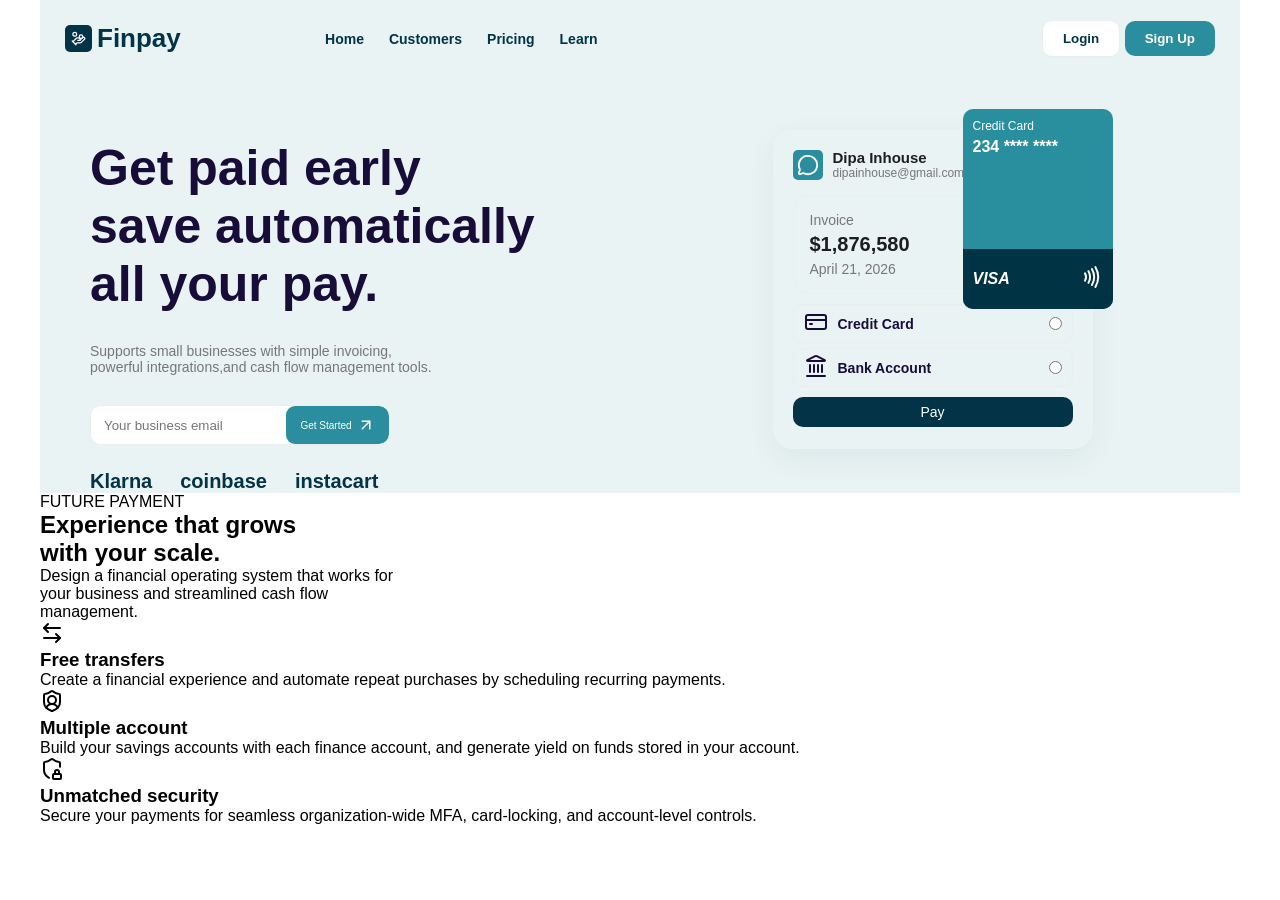
<file: lp3/index.html>
<!doctype html>
<html lang="en">
  <head>
    <meta charset="utf-8">
    <link rel="stylesheet" href="style.css">
  </head>
  <body>
    <div class="full-page">
      <div class="upper-part">
        <nav class="navbar">
          <div class="logo">
            <div class="logo-icon">
              <svg xmlns="http://www.w3.org/2000/svg" width="15" height="15" viewBox="0 0 24 24" fill="none" stroke="currentColor" stroke-width="2" stroke-linecap="round" stroke-linejoin="round" class="lucide lucide-hand-coins preview-icon"><path d="M11 15h2a2 2 0 1 0 0-4h-3c-.6 0-1.1.2-1.4.6L3 17"/><path d="m7 21 1.6-1.4c.3-.4.8-.6 1.4-.6h4c1.1 0 2.1-.4 2.8-1.2l4.6-4.4a2 2 0 0 0-2.75-2.91l-4.2 3.9"/><path d="m2 16 6 6"/><circle cx="16" cy="9" r="2.9"/><circle cx="6" cy="5" r="3"/></svg>
            </div>
            <span>Finpay</span>
          </div>
          <div class="nav-links">
            <a href="#">Home</a>
            <a href="#">Customers</a>
            <a href="#">Pricing</a>
            <a href="#">Learn</a>
          </div>
          <div class="nav-buttons">
            <button class="login-btn">Login</button>
            <button class="signup-btn">Sign Up</button>
          </div>
        </nav>
        <section class="hero">
          <div class="hero-left">
            <h1>
              <span>Get paid early</span><br>
              save automatically<br>
              all your pay.
            </h1>
            <p>Supports small businesses with simple invoicing,<br>
            powerful integrations,and cash flow management tools.</p>
            <div class="email-box">
              <input
              type="email"
              placeholder="Your business email">
              <button>
                Get Started
                <span>
                  <svg xmlns="http://www.w3.org/2000/svg" width="24" height="24" viewBox="0 0 24 24" fill="none" stroke="currentColor" stroke-width="2" stroke-linecap="round" stroke-linejoin="round" class="lucide lucide-arrow-up-right preview-icon"><path d="M7 7h10v10"/><path d="M7 17 17 7"/></svg>
                </span>
              </button>
            </div>
            <div class="brands">
              <h3>Klarna</h3>
              <h3>coinbase</h3>
              <h3>instacart</h3>
            </div>
          </div>
          <div class="hero-right">
            <div class="invoice">
              <div class="invoice-header">
                <div class="header-logo">
                  <svg xmlns="http://www.w3.org/2000/svg" width="22" height="22" viewBox="0 0 24 24" fill="none" stroke="currentColor" stroke-width="2" stroke-linecap="round" stroke-linejoin="round" class="lucide lucide-message-circle preview-icon"><path d="M2.992 16.342a2 2 0 0 1 .094 1.167l-1.065 3.29a1 1 0 0 0 1.236 1.168l3.413-.998a2 2 0 0 1 1.099.092 10 10 0 1 0-4.777-4.719"/></svg>
                </div>
                <div class="user-info">
                  <h3>Dipa Inhouse</h3>
                  <p>dipainhouse@gmail.com</p>
                </div>
              </div>
              <div class="invoice-details">
                <div class="label">Invoice</div>
                <div class="amount">$1,876,580</div>
                <div class="date">April 21, 2026</div>
              </div>
              <div class="payment-options">
                <label class="option">
                  <div>
                    <span>
                      <svg xmlns="http://www.w3.org/2000/svg" width="24" height="24" viewBox="0 0 24 24" fill="none" stroke="currentColor" stroke-width="2" stroke-linecap="round" stroke-linejoin="round" class="lucide lucide-credit-card preview-icon"><rect width="20" height="14" x="2" y="5" rx="2"/><line x1="2" x2="22" y1="10" y2="10"/><path d="M6 14h2"/></svg>
                    </span>
                    <span>Credit Card</span>
                  </div>
                  <input type="radio" name="payment" value="card">
                </label>
                <label class="option">
                  <div>
                    <span>
                      <svg xmlns="http://www.w3.org/2000/svg" width="24" height="24" viewBox="0 0 24 24" fill="none" stroke="currentColor" stroke-width="2" stroke-linecap="round" stroke-linejoin="round" class="lucide lucide-landmark preview-icon"><path d="M10 18v-7"/><path d="M11.119 2.205a2 2 0 0 1 1.762 0l7.84 3.846A.5.5 0 0 1 20.5 7h-17a.5.5 0 0 1-.22-.949z"/><path d="M14 18v-7"/><path d="M18 18v-7"/><path d="M3 22h18"/><path d="M6 18v-7"/></svg>
                    </span>
                    <span>Bank Account</span>
                  </div>
                  <input type="radio" name="payment" value="bank">
                </label>
                <button class="pay-btn">Pay</button>
              </div>
            </div>
            <div class="card-box">
              <div class="card-top">
                <p class="card-title">
                  Credit Card
                </p>
                <h4 class="card-number">
                  234  ****  ****
                </h4>
              </div>
              <div class="card-bottom">
                <div class="visa">VISA</div>
                <div class="contactless">
                  <svg xmlns="http://www.w3.org/2000/svg" width="24" height="24" viewBox="0 0 24 24" fill="none" stroke="currentColor" stroke-width="2" stroke-linecap="round" stroke-linejoin="round" class="lucide lucide-nfc preview-icon"><path d="M6 8.32a7.43 7.43 0 0 1 0 7.36"/><path d="M9.46 6.21a11.76 11.76 0 0 1 0 11.58"/><path d="M12.91 4.1a15.91 15.91 0 0 1 .01 15.8"/><path d="M16.37 2a20.16 20.16 0 0 1 0 20"/></svg>
                </div>
              </div>
            </div>
          </div>
        </section>
      </div>
      <div class="main-part">
        <section class="feature-panel">
          <div class="features-heading">
            <div>
              <span class="eyebrow">FUTURE PAYMENT</span>
              <h2>Experience that grows<br>with your scale.</h2>
            </div>

            <p>
              Design a financial operating system that works for<br>
              your business and streamlined cash flow<br>
              management.
            </p>
          </div>
          <div class="feature-grid">
            <article class="feature-item">
              <div class="feature-icon">
                <svg xmlns="http://www.w3.org/2000/svg" width="24" height="24" viewBox="0 0 24 24" fill="none" stroke="currentColor" stroke-width="2" stroke-linecap="round" stroke-linejoin="round" class="lucide lucide-arrow-left-right preview-icon"><path d="M8 3 4 7l4 4"/><path d="M4 7h16"/><path d="m16 21 4-4-4-4"/><path d="M20 17H4"/></svg>
              </div>
              <h3>Free transfers</h3>
              <p>Create a financial experience and automate repeat purchases by scheduling recurring payments.</p>
            </article>

            <article class="feature-item">
              <div class="feature-icon">
                <svg xmlns="http://www.w3.org/2000/svg" width="24" height="24" viewBox="0 0 24 24" fill="none" stroke="currentColor" stroke-width="2" stroke-linecap="round" stroke-linejoin="round" class="lucide lucide-shield-user preview-icon"><path d="M20 13c0 5-3.5 7.5-7.66 8.95a1 1 0 0 1-.67-.01C7.5 20.5 4 18 4 13V6a1 1 0 0 1 1-1c2 0 4.5-1.2 6.24-2.72a1.17 1.17 0 0 1 1.52 0C14.51 3.81 17 5 19 5a1 1 0 0 1 1 1z"/><path d="M6.376 18.91a6 6 0 0 1 11.249.003"/><circle cx="12" cy="11" r="4"/></svg>
              </div>
              <h3>Multiple account</h3>
              <p>Build your savings accounts with each finance account, and generate yield on funds stored in your account.</p>
            </article>

            <article class="feature-item">
              <div class="feature-icon">
                <svg xmlns="http://www.w3.org/2000/svg" width="24" height="24" viewBox="0 0 24 24" fill="none" stroke="currentColor" stroke-width="2" stroke-linecap="round" stroke-linejoin="round" class="lucide lucide-shield-lock preview-icon"><path d="M20 9.807V6a1 1 0 00-1-1c-2 0-4.49-1.19-6.24-2.72a1.17 1.17 0 00-1.52 0C9.5 3.8 7 5 5 5a1 1 0 00-1 1v7c0 3.88 2.107 6.254 5 7.796"/><path d="M19 17v-2a2 2 0 00-4 0v2"/><rect x="13" y="17" width="8" height="5" rx="1"/></svg>
              </div>
              <h3>Unmatched security</h3>
              <p>Secure your payments for seamless organization-wide MFA, card-locking, and account-level controls.</p>
            </article>
          </div>
        </section>
      </div>
    </div>
  </body>
</html>
</file>
<file: lp3/style.css>
:root {
    --teal-blue: #2A8E9E;
    --pale-ice-blue: #E9F3F4;
    --deep-midnight-purple:#180D39;
    --charcoal-black:#1D1E20;
    --white: #fff;
    --deep-teal-blue: #023347;
    --border: #E9EEEE;
    --secondary-text: #777;
}
* {
    margin: 0;
    padding: 0;
    box-sizing: border-box;
}
body {
    font-family: Helvetica, Arial, sans-serif;
    background: var(--white);
}
.full-page {
    max-width: 1200px;
    margin: auto;
}
.upper-part {
    background-color: var(--pale-ice-blue);
}
.navbar {
    max-width: 1150px;
    margin: auto;
    display: flex;
    justify-content: space-between;
    align-items: center;
    padding-top: 20px;
}
.logo {
    display: flex;
    align-items: center;
}
.logo-icon {
    height: 27px;
    width: 27px;
    display: flex;
    align-items: center;
    justify-content: center;
    background-color: var(--deep-teal-blue);
    color: var(--white);
    border-radius: 5px;
}
.logo span {
    font-size: 26px;
    font-weight: 700;
    color: var(--deep-teal-blue);
    margin-left: 5px;
}
.nav-links {
    display: flex;
    gap: 25px;
    margin-left: -300px;
}
a {
    text-decoration: none;
    font-size: 14px;
    font-weight: 600;
    color: var(--deep-teal-blue);
}
a:hover {
    transform: scale(1.2);
}
.login-btn {
    background: var(--white);
    color: var(--deep-teal-blue);
    padding: 10px 20px;
    font-weight: 700;
    border: 1px solid var(--border);
    border-radius: 10px;
    cursor: pointer;
}
.login-btn:hover {
    background-color: var(--pale-ice-blue);
}
.signup-btn {
    background: var(--teal-blue);
    color: var(--white);
    padding: 10px 20px;
    font-weight: 700;
    border: none;
    border-radius: 10px;
    cursor: pointer;
}
.signup-btn:hover {
    background-color: var(--deep-teal-blue);
}
.hero {
    max-width: 1100px;
    margin: 42px auto 0;
    display: flex;
}
.hero-left h1 {
    color: var(--deep-midnight-purple);
    margin-bottom: 30px;
    font-size: 50px;
}
.hero-left p {
    color: var(--secondary-text);
    font-size: 14px;
    margin-bottom: 30px;
}
.hero-left {
    width: 55%;
    margin-top: 40px;
}
.email-box {
    width: 300px;
    height: 40px;
    display: flex;
    align-items: center;
    background: var(--white);
    border: 1px solid var(--border);
    border-radius: 11px;
    overflow: hidden;
}
.email-box input {
    height: 100%;
    padding: 0 13px;
    border: none;
    outline: none;
    color: var(--charcoal-black);
}
.email-box button {
    height: 100%;
    width: 110px;
    display: flex;
    justify-content: center;
    align-items: center;
    gap: 5px;
    background: var(--teal-blue);
    color: var(--white);
    font-size: 10px;
    font-weight: 500;
    border: none;
    border-radius: 9px;
    cursor: pointer;
}
.email-box button:hover {
    background: var(--deep-teal-blue);
}
.email-box button span {
    display: flex;
    align-items: center;
}
.email-box button svg {
    width: 18px;
    height: 18px;
}
.brands {
    display: flex;
    align-items: center;
    gap: 28px;
    margin-top: 25px;
}
.brands h3 {
    color: var(--deep-teal-blue);
    font-size: 20px;
    font-weight: 750;
}
.hero-right {
    width: 45%;
    display: flex;
    justify-content: center;
    margin-top: 30px;
}
.invoice {
    height: 320px;
    padding: 20px;
    border-radius: 20px;
    box-shadow: 0 10px 30px rgba(12, 48, 58, 0.06);
}
.invoice-header {
    display: flex;
    align-items: center;
    gap: 10px;
    margin-bottom: 15px;
}
.header-logo {
    height: 30px;
    width: 30px;
    display: flex;
    align-items: center;
    justify-content: center;
    background: var(--teal-blue);
    color: var(--white);
    border-radius: 5px;
}
.user-info h3 {
    font-size: 15px;
    color: var(--charcoal-black);
}
.user-info p {
    font-size: 12px;
    color: var(--secondary-text);
}
.invoice-details {
    width: 280px;
    padding: 16px;
    border: 1px solid var(--border);
    display: flex;
    flex-direction: column;
    gap: 5px;
    border-radius: 15px;
    margin-bottom: 10px;
}
.label, .date {
    font-size: 14px;
    color: var(--secondary-text);
}
.amount {
    font-size: 20px;
    font-weight: 600;
    color: var(--charcoal-black);
}
.option {
    width: 100%;
    display: flex;
    align-items: center;
    justify-content: space-between;
    padding: 5px 10px;
    margin-bottom: 5px;
    border: 1px solid var(--border);
    border-radius: 10px;
    cursor: pointer;
}
.option > div {
    display: flex;
    align-items: center;
    gap: 10px;
}
.option span {
    font-size: 14px;
    color: var(--deep-midnight-purple);
    font-weight: 600;
}
.pay-btn {
    width: 100%;
    height: 30px;
    margin-top: 5px;
    background: var(--deep-teal-blue);
    color: var(--white);
    font-size: 14px;
    border: none;
    border-radius: 10px;
    cursor: pointer;
}
.card-box {
    height: 200px;
    width: 150px;
    border-radius: 10px;
    overflow: hidden;
}
.card-box {
    width: 150px;
    height: 200px;
    background: #298e9e;
    color: var(--white);
    border-radius: 10px;
    overflow: hidden;
    margin-left: -130px;
    margin-top: -20px;
}

.card-top {
    height: 140px;
    padding: 0;
}

.card-title {
    margin: 0;
    font-size: 12px;
    padding: 10px 0 5px 10px;
}

.card-number {
    margin: 0;
    padding-left: 10px;
}

.card-bottom {
    height: 60px;
    background: #003344;
    padding: 0;
    display: flex;
    justify-content: space-between;
    align-items: center;
}

.visa {
    padding: 0 0 0 10px;
    font-weight: 900;
    font-style: italic;
}

.contactless {
    padding-right: 10px;
}
</file>
